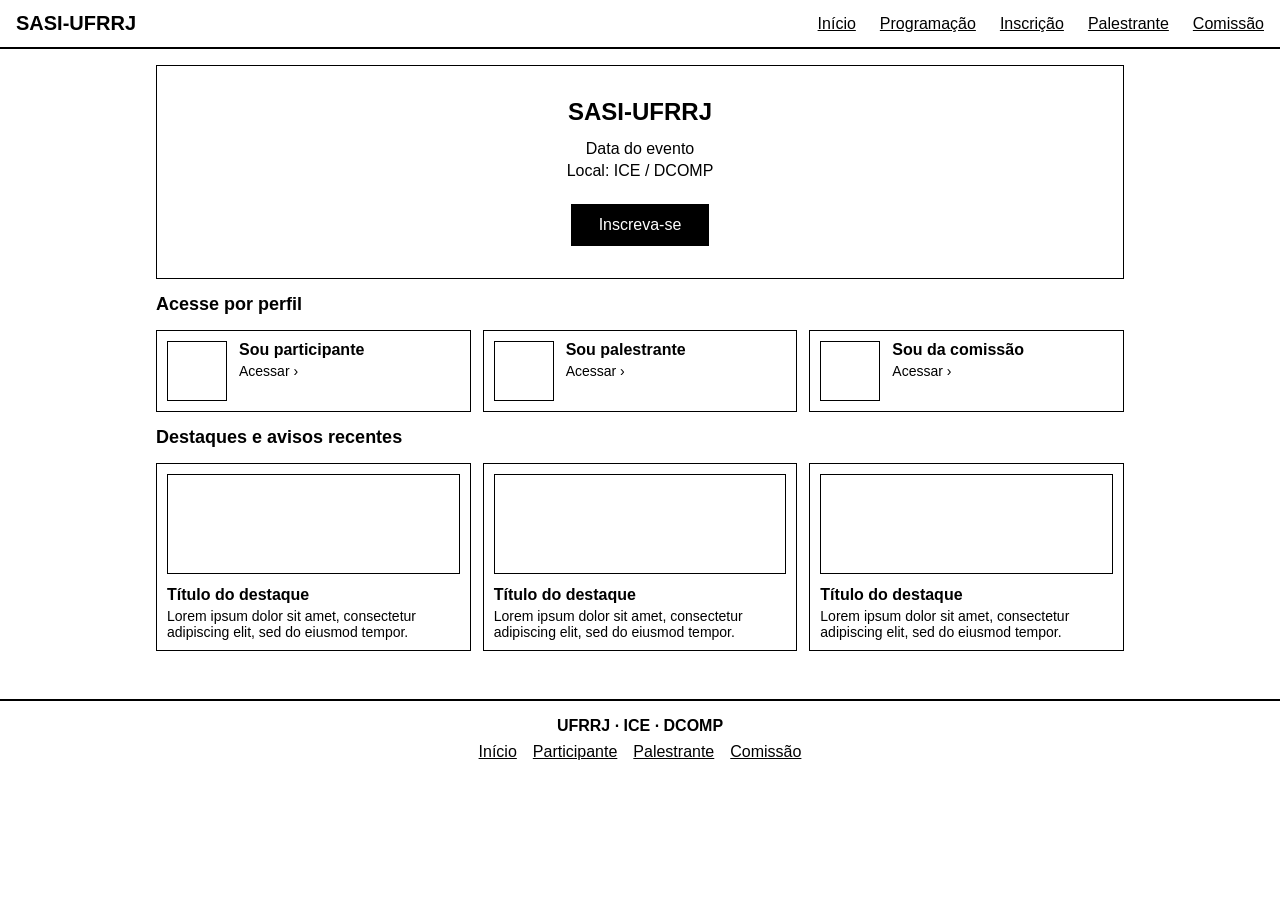
<file: index.html>
<!DOCTYPE html>
<html lang="pt-br">
<head>
  <meta charset="UTF-8">
  <meta name="viewport" content="width=device-width, initial-scale=1.0">
  <title>Início - SASI-UFRRJ</title>
  <link rel="stylesheet" href="css/estilo.css">
</head>
<body>

  <!-- ===== HEADER (copiar igual nas outras páginas) ===== -->
  <header>
    <a href="index.html" class="logo">SASI-UFRRJ</a>

    <input type="checkbox" id="menu-toggle">
    <label for="menu-toggle" class="hamburguer">&#9776;</label>

    <nav>
      <ul>
        <li><a href="index.html">Início</a></li>
        <li><a href="programacao.html">Programação</a></li>
        <li><a href="inscricao.html">Inscrição</a></li>
        <li><a href="submissao.html">Palestrante</a></li>
        <li><a href="painel-comissao.html">Comissão</a></li>
      </ul>
    </nav>
  </header>
  <!-- ===== FIM DO HEADER ===== -->

  <main>

    <section class="banner">
      <h1>SASI-UFRRJ</h1>
      <p>Data do evento</p>
      <p>Local: ICE / DCOMP</p>
      <a href="inscricao.html" class="botao">Inscreva-se</a>
    </section>

    <section>
      <h2>Acesse por perfil</h2>

      <div class="grade">
        <a href="programacao.html" class="cartao">
          <div class="img"></div>
          <div>
            <h3>Sou participante</h3>
            <p>Acessar &rsaquo;</p>
          </div>
        </a>

        <a href="submissao.html" class="cartao">
          <div class="img"></div>
          <div>
            <h3>Sou palestrante</h3>
            <p>Acessar &rsaquo;</p>
          </div>
        </a>

        <a href="painel-comissao.html" class="cartao">
          <div class="img"></div>
          <div>
            <h3>Sou da comissão</h3>
            <p>Acessar &rsaquo;</p>
          </div>
        </a>
      </div>
    </section>

    <section>
      <h2>Destaques e avisos recentes</h2>

      <div class="grade">
        <article class="cartao destaque">
          <div class="img"></div>
          <div>
            <h3>Título do destaque</h3>
            <p>Lorem ipsum dolor sit amet, consectetur adipiscing elit, sed do eiusmod tempor.</p>
          </div>
        </article>

        <article class="cartao destaque">
          <div class="img"></div>
          <div>
            <h3>Título do destaque</h3>
            <p>Lorem ipsum dolor sit amet, consectetur adipiscing elit, sed do eiusmod tempor.</p>
          </div>
        </article>

        <article class="cartao destaque">
          <div class="img"></div>
          <div>
            <h3>Título do destaque</h3>
            <p>Lorem ipsum dolor sit amet, consectetur adipiscing elit, sed do eiusmod tempor.</p>
          </div>
        </article>
      </div>
    </section>

  </main>

  <!-- ===== FOOTER (copiar igual nas outras páginas) ===== -->
  <footer>
    <p>UFRRJ &middot; ICE &middot; DCOMP</p>
    <ul>
      <li><a href="index.html">Início</a></li>
      <li><a href="programacao.html">Participante</a></li>
      <li><a href="submissao.html">Palestrante</a></li>
      <li><a href="painel-comissao.html">Comissão</a></li>
    </ul>
  </footer>
  <!-- ===== FIM DO FOOTER ===== -->

</body>
</html>
</file>
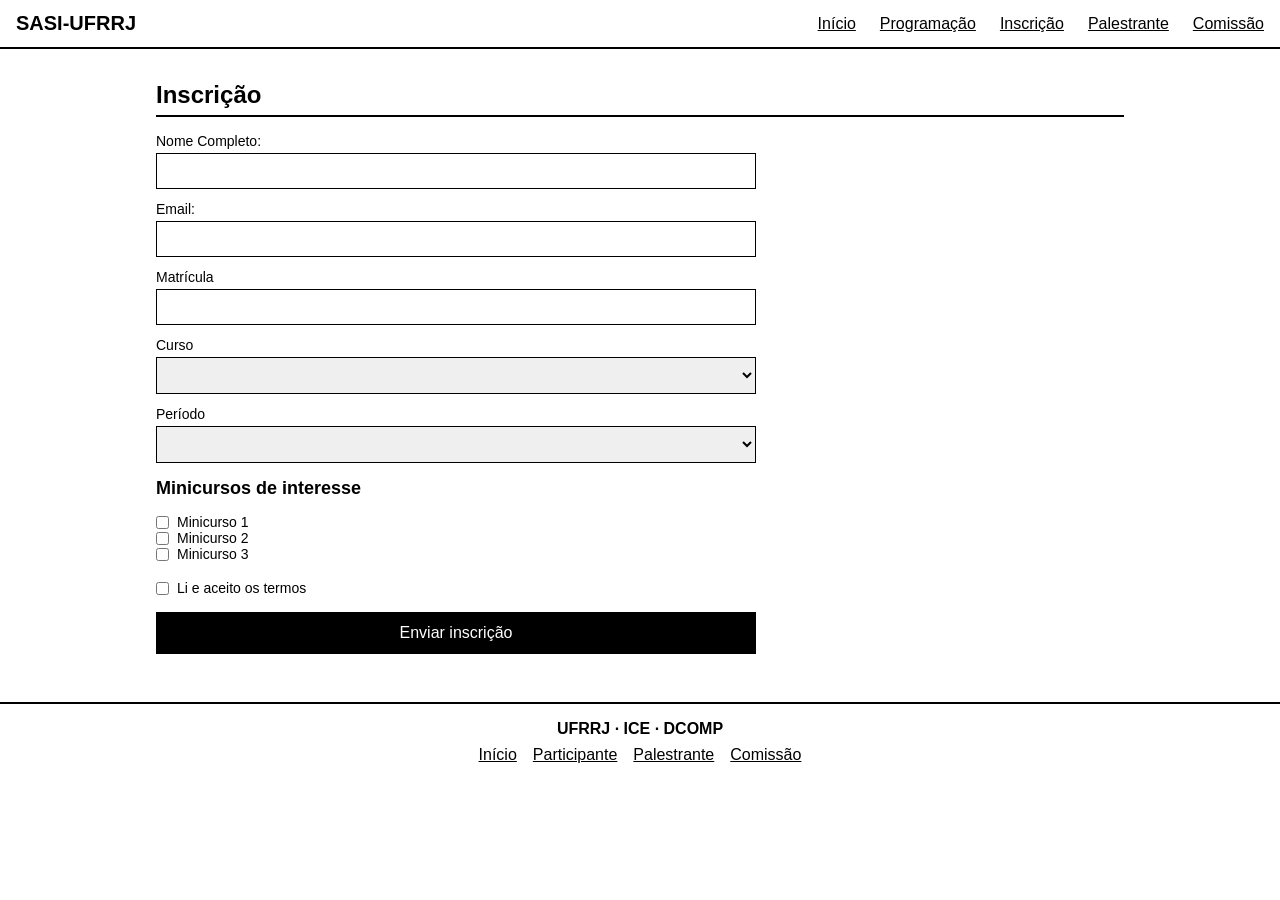
<file: inscricao.html>
<!DOCTYPE html>
<html lang="pt-br">
<head>
  <meta charset="UTF-8">
  <meta name="viewport" content="width=device-width, initial-scale=1.0">
  <title>Início - SASI-UFRRJ</title>
  <link rel="stylesheet" href="css/estilo.css">
</head>
<body>

  <!-- ===== HEADER (copiar igual nas outras páginas) ===== -->
  <header>
    <a href="index.html" class="logo">SASI-UFRRJ</a>

    <input type="checkbox" id="menu-toggle">
    <label for="menu-toggle" class="hamburguer">&#9776;</label>

    <nav>
      <ul>
        <li><a href="index.html">Início</a></li>
        <li><a href="programacao.html">Programação</a></li>
        <li><a href="inscricao.html">Inscrição</a></li>
        <li><a href="submissao.html">Palestrante</a></li>
        <li><a href="painel-comissao.html">Comissão</a></li>
      </ul>
    </nav>
  </header>
  <!-- ===== FIM DO HEADER ===== -->

    <main>
        <h1>Inscrição</h1>

        <section>
            <form action="">
                <div>
                    <label for="">Nome Completo:</label>
                    <input type="text" name="" id="">
                </div>
                <div>
                    <label for="">Email:</label>
                    <input type="email" name="" id="">
                </div>
                <div>
                    <label for="">Matrícula</label>
                    <input type="text" name="" id="">
                </div>
                <div>
                    <label for="">Curso</label>
                    <select name="curso" id="curso">
                        <option value=""></option>
                    </select>
                </div>
                <div>
                    <label for="">Período</label>
                    <select name="periodo" id="periodo">
                        <option value=""></option>
                    </select>
                </div>

                <h2>Minicursos de interesse</h2>
                <div class="checkbox-grupo">
                    <input type="checkbox" name="minicurso1" id="minicurso1">
                    <label for="minicurso1">Minicurso 1</label>
                </div>
                <div class="checkbox-grupo">
                    <input type="checkbox" name="minicurso2" id="minicurso2">
                    <label for="minicurso2">Minicurso 2</label>
                </div>
                <div class="checkbox-grupo">
                    <input type="checkbox" name="minicurso3" id="minicurso3">
                    <label for="minicurso3">Minicurso 3</label>
                </div>

                <br>

                <div class="checkbox-grupo">
                    <input type="checkbox" name="termos" id="termos">
                    <label for="termos">Li e aceito os termos</label>
                </div>

                <div>
                    <a href="" class="botao">Enviar inscrição</a>
                </div>

            </form>
        </section>



    </main>

  <!-- ===== FOOTER (copiar igual nas outras páginas) ===== -->
  <footer>
    <p>UFRRJ &middot; ICE &middot; DCOMP</p>
    <ul>
      <li><a href="index.html">Início</a></li>
      <li><a href="programacao.html">Participante</a></li>
      <li><a href="submissao.html">Palestrante</a></li>
      <li><a href="painel-comissao.html">Comissão</a></li>
    </ul>
  </footer>
  <!-- ===== FIM DO FOOTER ===== -->

</body>
</html>
</file>
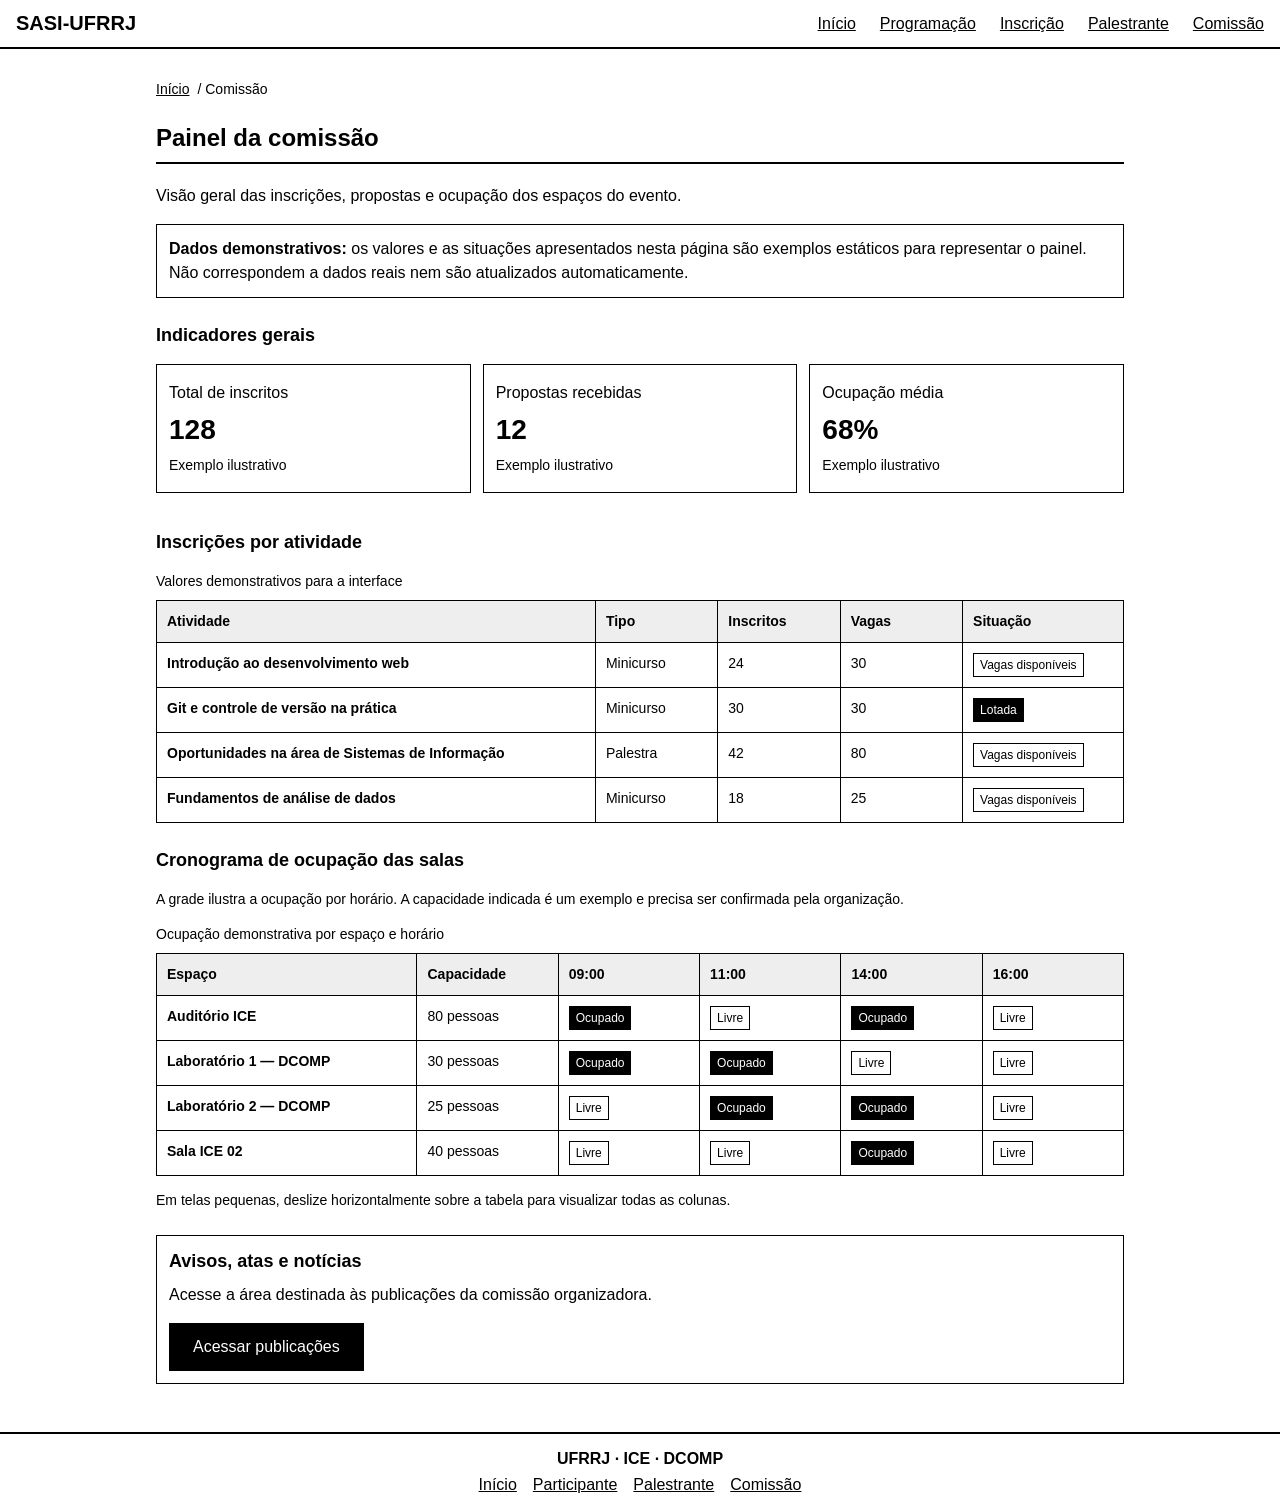
<file: painel-comissao.html>
<!DOCTYPE html>
<html lang="pt-br">
<head>
  <meta charset="UTF-8">
  <meta name="viewport" content="width=device-width, initial-scale=1.0">
  <meta name="description" content="Painel demonstrativo da comissão organizadora da SASI-UFRRJ.">
  <title>Painel da Comissão - SASI-UFRRJ</title>
  <link rel="stylesheet" href="css/estilo.css">
</head>
<body>

  <!-- Cabeçalho compartilhado com as demais páginas do portal -->
  <header>
    <a href="index.html" class="logo">SASI-UFRRJ</a>

    <input type="checkbox" id="menu-toggle">
    <label for="menu-toggle" class="hamburguer" aria-label="Abrir ou fechar o menu">&#9776;</label>

    <nav aria-label="Navegação principal">
      <ul>
        <li><a href="index.html">Início</a></li>
        <li><a href="programacao.html">Programação</a></li>
        <li><a href="inscricao.html">Inscrição</a></li>
        <li><a href="submissao.html">Palestrante</a></li>
        <li><a href="painel-comissao.html" aria-current="page">Comissão</a></li>
      </ul>
    </nav>
  </header>

  <main class="pagina painel-comissao">
    <p class="breadcrumb"><a href="index.html">Início</a> / Comissão</p>

    <section class="introducao-pagina" aria-labelledby="titulo-pagina">
      <h1 id="titulo-pagina">Painel da comissão</h1>
      <p>Visão geral das inscrições, propostas e ocupação dos espaços do evento.</p>
      <p class="aviso-demonstracao"><strong>Dados demonstrativos:</strong> os valores e as situações apresentados nesta página são exemplos estáticos para representar o painel. Não correspondem a dados reais nem são atualizados automaticamente.</p>
    </section>

    <section class="secao-painel" aria-labelledby="titulo-indicadores">
      <h2 id="titulo-indicadores">Indicadores gerais</h2>
      <div class="grade-indicadores">
        <article class="indicador">
          <p class="indicador-rotulo">Total de inscritos</p>
          <p class="indicador-valor">128</p>
          <p class="indicador-nota">Exemplo ilustrativo</p>
        </article>
        <article class="indicador">
          <p class="indicador-rotulo">Propostas recebidas</p>
          <p class="indicador-valor">12</p>
          <p class="indicador-nota">Exemplo ilustrativo</p>
        </article>
        <article class="indicador">
          <p class="indicador-rotulo">Ocupação média</p>
          <p class="indicador-valor">68%</p>
          <p class="indicador-nota">Exemplo ilustrativo</p>
        </article>
      </div>
    </section>

    <section class="secao-painel" aria-labelledby="titulo-inscricoes">
      <h2 id="titulo-inscricoes">Inscrições por atividade</h2>
      <div class="tabela-responsiva" role="region" aria-label="Tabela de inscrições por atividade" tabindex="0">
        <table class="tabela-dados">
          <caption>Valores demonstrativos para a interface</caption>
          <thead>
            <tr>
              <th scope="col">Atividade</th>
              <th scope="col">Tipo</th>
              <th scope="col">Inscritos</th>
              <th scope="col">Vagas</th>
              <th scope="col">Situação</th>
            </tr>
          </thead>
          <tbody>
            <tr>
              <th scope="row">Introdução ao desenvolvimento web</th>
              <td>Minicurso</td>
              <td>24</td>
              <td>30</td>
              <td><span class="status status-aberta">Vagas disponíveis</span></td>
            </tr>
            <tr>
              <th scope="row">Git e controle de versão na prática</th>
              <td>Minicurso</td>
              <td>30</td>
              <td>30</td>
              <td><span class="status status-lotada">Lotada</span></td>
            </tr>
            <tr>
              <th scope="row">Oportunidades na área de Sistemas de Informação</th>
              <td>Palestra</td>
              <td>42</td>
              <td>80</td>
              <td><span class="status status-aberta">Vagas disponíveis</span></td>
            </tr>
            <tr>
              <th scope="row">Fundamentos de análise de dados</th>
              <td>Minicurso</td>
              <td>18</td>
              <td>25</td>
              <td><span class="status status-aberta">Vagas disponíveis</span></td>
            </tr>
          </tbody>
        </table>
      </div>
    </section>

    <section class="secao-painel" aria-labelledby="titulo-ocupacao">
      <h2 id="titulo-ocupacao">Cronograma de ocupação das salas</h2>
      <p class="texto-apoio">A grade ilustra a ocupação por horário. A capacidade indicada é um exemplo e precisa ser confirmada pela organização.</p>
      <div class="tabela-responsiva" role="region" aria-label="Grade de ocupação das salas por horário" tabindex="0">
        <table class="tabela-dados tabela-ocupacao">
          <caption>Ocupação demonstrativa por espaço e horário</caption>
          <thead>
            <tr>
              <th scope="col">Espaço</th>
              <th scope="col">Capacidade</th>
              <th scope="col">09:00</th>
              <th scope="col">11:00</th>
              <th scope="col">14:00</th>
              <th scope="col">16:00</th>
            </tr>
          </thead>
          <tbody>
            <tr>
              <th scope="row">Auditório ICE</th>
              <td>80 pessoas</td>
              <td><span class="status status-ocupada">Ocupado</span></td>
              <td><span class="status status-livre">Livre</span></td>
              <td><span class="status status-ocupada">Ocupado</span></td>
              <td><span class="status status-livre">Livre</span></td>
            </tr>
            <tr>
              <th scope="row">Laboratório 1 — DCOMP</th>
              <td>30 pessoas</td>
              <td><span class="status status-ocupada">Ocupado</span></td>
              <td><span class="status status-ocupada">Ocupado</span></td>
              <td><span class="status status-livre">Livre</span></td>
              <td><span class="status status-livre">Livre</span></td>
            </tr>
            <tr>
              <th scope="row">Laboratório 2 — DCOMP</th>
              <td>25 pessoas</td>
              <td><span class="status status-livre">Livre</span></td>
              <td><span class="status status-ocupada">Ocupado</span></td>
              <td><span class="status status-ocupada">Ocupado</span></td>
              <td><span class="status status-livre">Livre</span></td>
            </tr>
            <tr>
              <th scope="row">Sala ICE 02</th>
              <td>40 pessoas</td>
              <td><span class="status status-livre">Livre</span></td>
              <td><span class="status status-livre">Livre</span></td>
              <td><span class="status status-ocupada">Ocupado</span></td>
              <td><span class="status status-livre">Livre</span></td>
            </tr>
          </tbody>
        </table>
      </div>
      <p class="nota-tabela">Em telas pequenas, deslize horizontalmente sobre a tabela para visualizar todas as colunas.</p>
    </section>

    <section class="atalho-publicacoes" aria-labelledby="titulo-publicacoes">
      <div>
        <h2 id="titulo-publicacoes">Avisos, atas e notícias</h2>
        <p>Acesse a área destinada às publicações da comissão organizadora.</p>
      </div>
      <a class="botao link-publicacoes" href="publicacoes.html">Acessar publicações</a>
    </section>
  </main>

  <!-- Rodapé compartilhado com as demais páginas do portal -->
  <footer>
    <p>UFRRJ &middot; ICE &middot; DCOMP</p>
    <ul>
      <li><a href="index.html">Início</a></li>
      <li><a href="programacao.html">Participante</a></li>
      <li><a href="submissao.html">Palestrante</a></li>
      <li><a href="painel-comissao.html">Comissão</a></li>
    </ul>
  </footer>

</body>
</html>
</file>
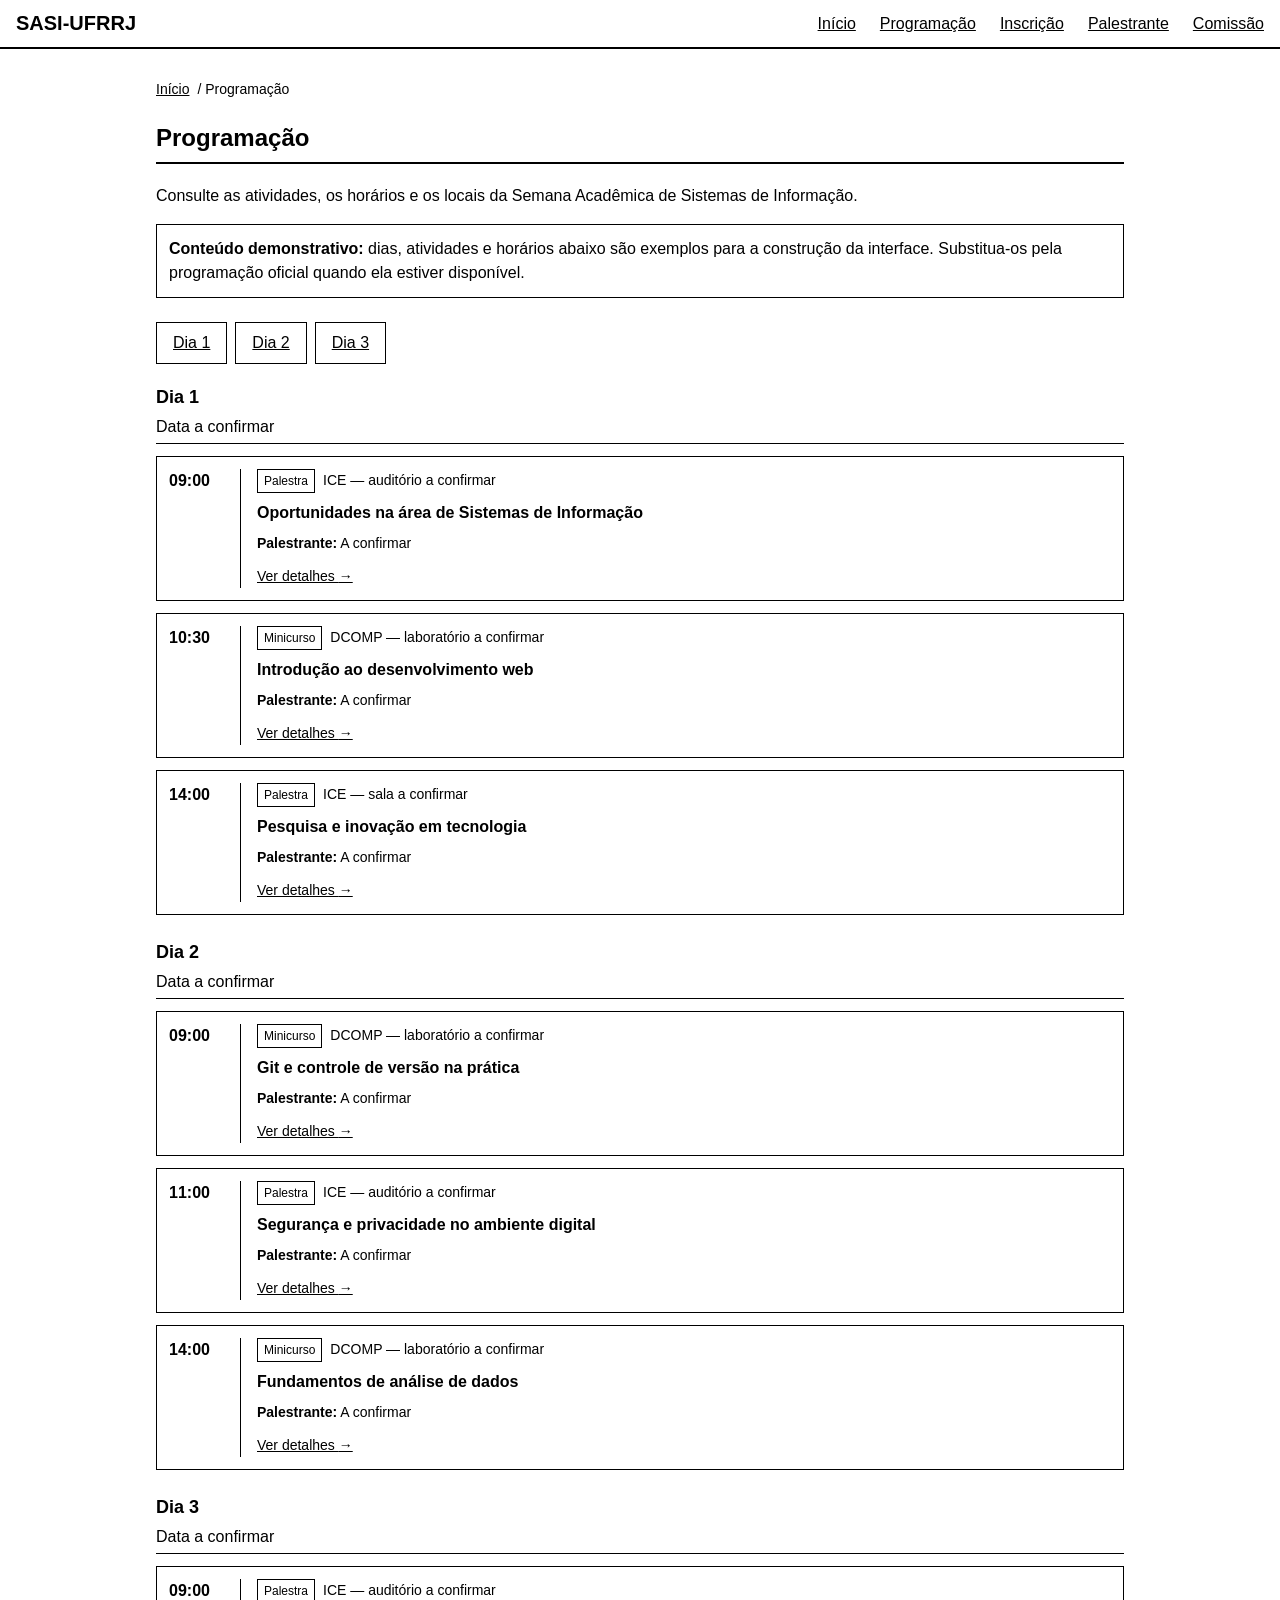
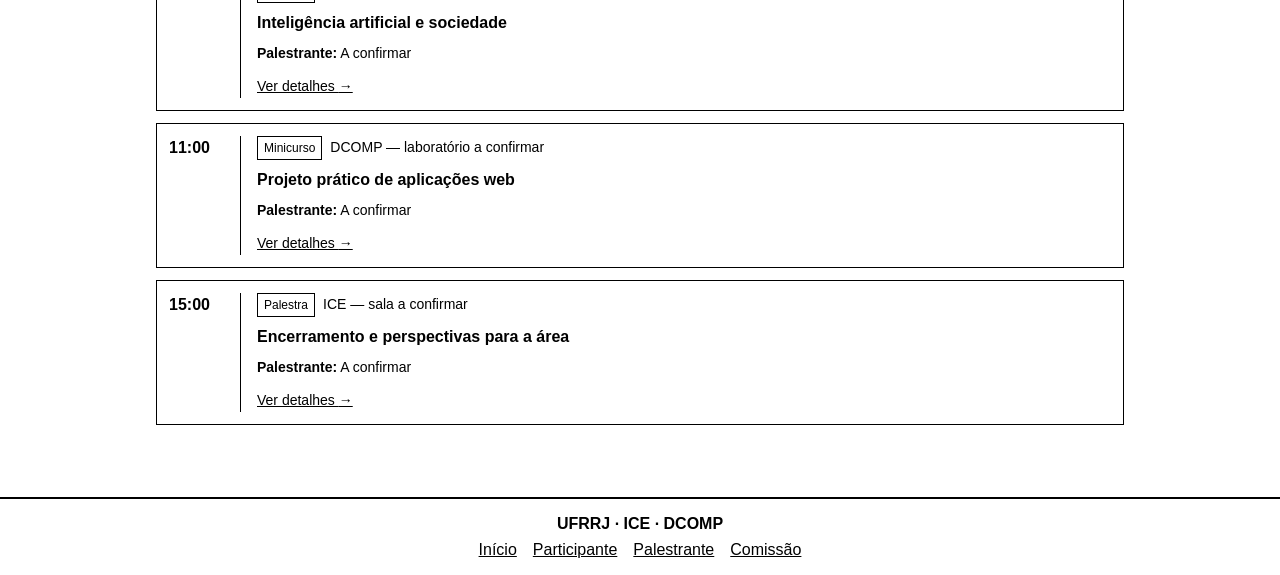
<file: programacao.html>
<!DOCTYPE html>
<html lang="pt-br">
<head>
  <meta charset="UTF-8">
  <meta name="viewport" content="width=device-width, initial-scale=1.0">
  <meta name="description" content="Consulte a programação da Semana Acadêmica de Sistemas de Informação da UFRRJ.">
  <title>Programação - SASI-UFRRJ</title>
  <link rel="stylesheet" href="css/estilo.css">
</head>
<body>

  <!-- Cabeçalho compartilhado com as demais páginas do portal -->
  <header>
    <a href="index.html" class="logo">SASI-UFRRJ</a>

    <input type="checkbox" id="menu-toggle">
    <label for="menu-toggle" class="hamburguer" aria-label="Abrir ou fechar o menu">&#9776;</label>

    <nav aria-label="Navegação principal">
      <ul>
        <li><a href="index.html">Início</a></li>
        <li><a href="programacao.html" aria-current="page">Programação</a></li>
        <li><a href="inscricao.html">Inscrição</a></li>
        <li><a href="submissao.html">Palestrante</a></li>
        <li><a href="painel-comissao.html">Comissão</a></li>
      </ul>
    </nav>
  </header>

  <main class="pagina pagina-programacao">
    <p class="breadcrumb"><a href="index.html">Início</a> / Programação</p>

    <section class="introducao-pagina" aria-labelledby="titulo-pagina">
      <h1 id="titulo-pagina">Programação</h1>
      <p>Consulte as atividades, os horários e os locais da Semana Acadêmica de Sistemas de Informação.</p>
      <p class="aviso-demonstracao"><strong>Conteúdo demonstrativo:</strong> dias, atividades e horários abaixo são exemplos para a construção da interface. Substitua-os pela programação oficial quando ela estiver disponível.</p>
    </section>

    <nav class="navegacao-dias" aria-label="Ir para um dia da programação">
      <a href="#dia-1">Dia 1</a>
      <a href="#dia-2">Dia 2</a>
      <a href="#dia-3">Dia 3</a>
    </nav>

    <section id="dia-1" class="dia-programacao" aria-labelledby="titulo-dia-1">
      <div class="titulo-dia">
        <h2 id="titulo-dia-1">Dia 1</h2>
        <p>Data a confirmar</p>
      </div>

      <article class="atividade-cartao">
        <div class="atividade-horario"><time datetime="09:00">09:00</time></div>
        <div class="atividade-conteudo">
          <div class="atividade-etiquetas"><span class="etiqueta">Palestra</span><span class="atividade-local">ICE — auditório a confirmar</span></div>
          <h3>Oportunidades na área de Sistemas de Informação</h3>
          <p><strong>Palestrante:</strong> A confirmar</p>
          <a class="link-detalhes" href="detalhes-palestra.html">Ver detalhes <span aria-hidden="true">&rarr;</span></a>
        </div>
      </article>

      <article class="atividade-cartao">
        <div class="atividade-horario"><time datetime="10:30">10:30</time></div>
        <div class="atividade-conteudo">
          <div class="atividade-etiquetas"><span class="etiqueta">Minicurso</span><span class="atividade-local">DCOMP — laboratório a confirmar</span></div>
          <h3>Introdução ao desenvolvimento web</h3>
          <p><strong>Palestrante:</strong> A confirmar</p>
          <a class="link-detalhes" href="detalhes-palestra.html">Ver detalhes <span aria-hidden="true">&rarr;</span></a>
        </div>
      </article>

      <article class="atividade-cartao">
        <div class="atividade-horario"><time datetime="14:00">14:00</time></div>
        <div class="atividade-conteudo">
          <div class="atividade-etiquetas"><span class="etiqueta">Palestra</span><span class="atividade-local">ICE — sala a confirmar</span></div>
          <h3>Pesquisa e inovação em tecnologia</h3>
          <p><strong>Palestrante:</strong> A confirmar</p>
          <a class="link-detalhes" href="detalhes-palestra.html">Ver detalhes <span aria-hidden="true">&rarr;</span></a>
        </div>
      </article>
    </section>

    <section id="dia-2" class="dia-programacao" aria-labelledby="titulo-dia-2">
      <div class="titulo-dia">
        <h2 id="titulo-dia-2">Dia 2</h2>
        <p>Data a confirmar</p>
      </div>

      <article class="atividade-cartao">
        <div class="atividade-horario"><time datetime="09:00">09:00</time></div>
        <div class="atividade-conteudo">
          <div class="atividade-etiquetas"><span class="etiqueta">Minicurso</span><span class="atividade-local">DCOMP — laboratório a confirmar</span></div>
          <h3>Git e controle de versão na prática</h3>
          <p><strong>Palestrante:</strong> A confirmar</p>
          <a class="link-detalhes" href="detalhes-palestra.html">Ver detalhes <span aria-hidden="true">&rarr;</span></a>
        </div>
      </article>

      <article class="atividade-cartao">
        <div class="atividade-horario"><time datetime="11:00">11:00</time></div>
        <div class="atividade-conteudo">
          <div class="atividade-etiquetas"><span class="etiqueta">Palestra</span><span class="atividade-local">ICE — auditório a confirmar</span></div>
          <h3>Segurança e privacidade no ambiente digital</h3>
          <p><strong>Palestrante:</strong> A confirmar</p>
          <a class="link-detalhes" href="detalhes-palestra.html">Ver detalhes <span aria-hidden="true">&rarr;</span></a>
        </div>
      </article>

      <article class="atividade-cartao">
        <div class="atividade-horario"><time datetime="14:00">14:00</time></div>
        <div class="atividade-conteudo">
          <div class="atividade-etiquetas"><span class="etiqueta">Minicurso</span><span class="atividade-local">DCOMP — laboratório a confirmar</span></div>
          <h3>Fundamentos de análise de dados</h3>
          <p><strong>Palestrante:</strong> A confirmar</p>
          <a class="link-detalhes" href="detalhes-palestra.html">Ver detalhes <span aria-hidden="true">&rarr;</span></a>
        </div>
      </article>
    </section>

    <section id="dia-3" class="dia-programacao" aria-labelledby="titulo-dia-3">
      <div class="titulo-dia">
        <h2 id="titulo-dia-3">Dia 3</h2>
        <p>Data a confirmar</p>
      </div>

      <article class="atividade-cartao">
        <div class="atividade-horario"><time datetime="09:00">09:00</time></div>
        <div class="atividade-conteudo">
          <div class="atividade-etiquetas"><span class="etiqueta">Palestra</span><span class="atividade-local">ICE — auditório a confirmar</span></div>
          <h3>Inteligência artificial e sociedade</h3>
          <p><strong>Palestrante:</strong> A confirmar</p>
          <a class="link-detalhes" href="detalhes-palestra.html">Ver detalhes <span aria-hidden="true">&rarr;</span></a>
        </div>
      </article>

      <article class="atividade-cartao">
        <div class="atividade-horario"><time datetime="11:00">11:00</time></div>
        <div class="atividade-conteudo">
          <div class="atividade-etiquetas"><span class="etiqueta">Minicurso</span><span class="atividade-local">DCOMP — laboratório a confirmar</span></div>
          <h3>Projeto prático de aplicações web</h3>
          <p><strong>Palestrante:</strong> A confirmar</p>
          <a class="link-detalhes" href="detalhes-palestra.html">Ver detalhes <span aria-hidden="true">&rarr;</span></a>
        </div>
      </article>

      <article class="atividade-cartao">
        <div class="atividade-horario"><time datetime="15:00">15:00</time></div>
        <div class="atividade-conteudo">
          <div class="atividade-etiquetas"><span class="etiqueta">Palestra</span><span class="atividade-local">ICE — sala a confirmar</span></div>
          <h3>Encerramento e perspectivas para a área</h3>
          <p><strong>Palestrante:</strong> A confirmar</p>
          <a class="link-detalhes" href="detalhes-palestra.html">Ver detalhes <span aria-hidden="true">&rarr;</span></a>
        </div>
      </article>
    </section>
  </main>

  <!-- Rodapé compartilhado com as demais páginas do portal -->
  <footer>
    <p>UFRRJ &middot; ICE &middot; DCOMP</p>
    <ul>
      <li><a href="index.html">Início</a></li>
      <li><a href="programacao.html">Participante</a></li>
      <li><a href="submissao.html">Palestrante</a></li>
      <li><a href="painel-comissao.html">Comissão</a></li>
    </ul>
  </footer>

</body>
</html>
</file>
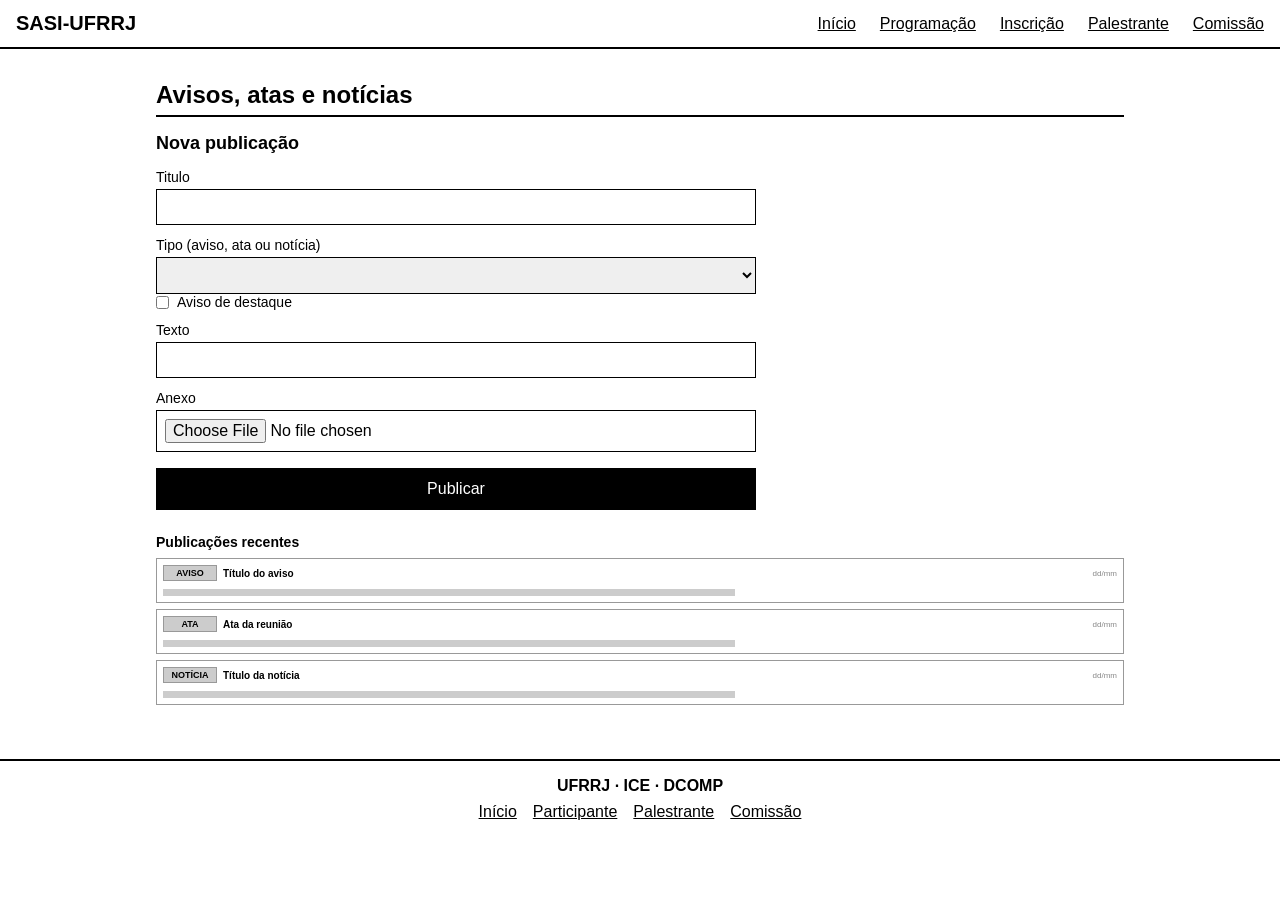
<file: publicacoes.html>
<!DOCTYPE html>
<html lang="pt-br">
<head>
  <meta charset="UTF-8">
  <meta name="viewport" content="width=device-width, initial-scale=1.0">
  <title>Início - SASI-UFRRJ</title>
  <link rel="stylesheet" href="css/estilo.css">
</head>
<body>

  <!-- ===== HEADER (copiar igual nas outras páginas) ===== -->
  <header>
    <a href="index.html" class="logo">SASI-UFRRJ</a>

    <input type="checkbox" id="menu-toggle">
    <label for="menu-toggle" class="hamburguer">&#9776;</label>

    <nav>
      <ul>
        <li><a href="index.html">Início</a></li>
        <li><a href="programacao.html">Programação</a></li>
        <li><a href="inscricao.html">Inscrição</a></li>
        <li><a href="submissao.html">Palestrante</a></li>
        <li><a href="painel-comissao.html">Comissão</a></li>
      </ul>
    </nav>
  </header>
  <!-- ===== FIM DO HEADER ===== -->

  <main>

    <h1>Avisos, atas e notícias</h1>
    <section>
        <h2>Nova publicação</h2>
        <form action="">

            <div>
                <label for="">Titulo</label>
                <input type="text" name="" id="">
            </div>

            <div>
                <label for="">Tipo (aviso, ata ou notícia)</label>
                <select name="tipo" id="tipo">
                    <option value=""></option>
                    <option value="aviso">Aviso</option>
                    <option value="ata">Ata</option>
                    <option value="noticia">Notícia</option>
                </select>
            </div>

            <div class="checkbox-grupo">
                <input type="checkbox" name="destaque" id="destaque">
                <label for="destaque">Aviso de destaque</label>
            </div>

            <div>
                <label for="">Texto</label>
                <input type="text" name="" id="">
            </div>

            <div>
                <label for="">Anexo</label>
                <input type="file" name="anexo" id="anexo" lang="pt-BR" >
                <a href="" class="botao">Publicar</a>
            </div>

        </form>
    </section>


    <section class="publicacoes-recentes">
        <h2>Publicações recentes</h2>

        <article class="cartao-publicacao">
            <div class="linha-publicacao">
                <span class="tipo-publicacao">AVISO</span>
                <h3>Título do aviso</h3>
                <time datetime="2026-10-23">dd/mm</time>
            </div>
            <p class="resumo-publicacao"></p>
        </article>

        <article class="cartao-publicacao">
            <div class="linha-publicacao">
                <span class="tipo-publicacao">ATA</span>
                <h3>Ata da reunião</h3>
                <time datetime="2026-10-23">dd/mm</time>
            </div>
            <p class="resumo-publicacao"></p>
        </article>

        <article class="cartao-publicacao">
            <div class="linha-publicacao">
                <span class="tipo-publicacao">NOTÍCIA</span>
                <h3>Título da notícia</h3>
                <time datetime="2026-10-23">dd/mm</time>
            </div>
            <p class="resumo-publicacao"></p>
        </article>
    </section>
  </main>

  <!-- ===== FOOTER (copiar igual nas outras páginas) ===== -->
  <footer>
    <p>UFRRJ &middot; ICE &middot; DCOMP</p>
    <ul>
      <li><a href="index.html">Início</a></li>
      <li><a href="programacao.html">Participante</a></li>
      <li><a href="submissao.html">Palestrante</a></li>
      <li><a href="painel-comissao.html">Comissão</a></li>
    </ul>
  </footer>
  <!-- ===== FIM DO FOOTER ===== -->

</body>
</html>
</file>
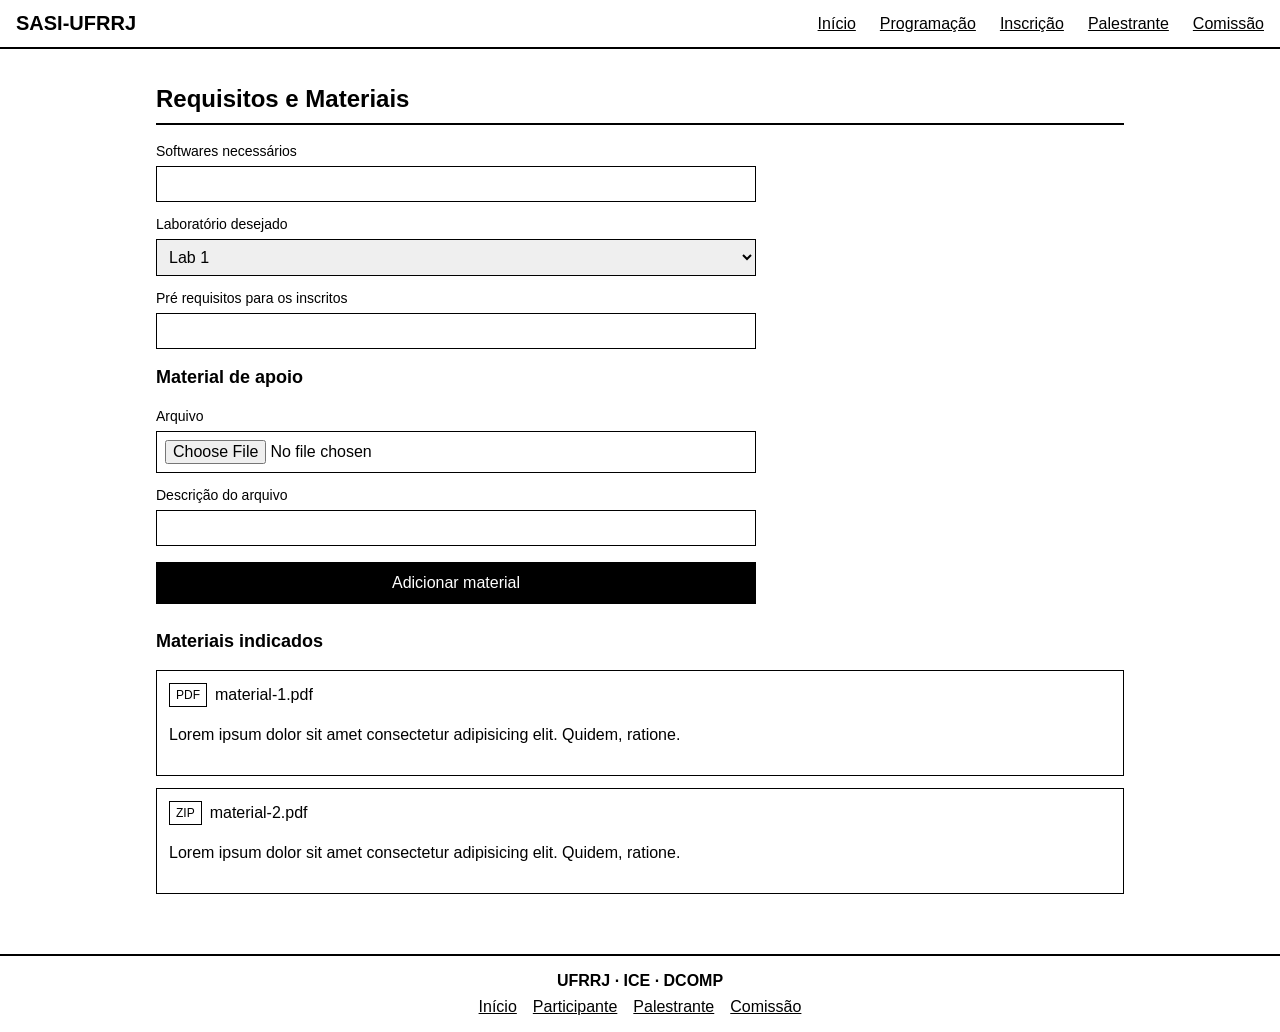
<file: requisitos-materiais.html>
<!DOCTYPE html>
<html lang="pt-br">

<head>
    <meta charset="UTF-8">
    <link rel="stylesheet" href="css/estilo.css">
    <meta name="viewport" content="width=device-width, initial-scale=1.0">
    <title>Requisitos e materiais - SASI-UFRRJ</title>
</head>

<body>

  <header>
    <a href="index.html" class="logo">SASI-UFRRJ</a>

    <input type="checkbox" id="menu-toggle">
    <label for="menu-toggle" class="hamburguer">&#9776;</label>

    <nav>
      <ul>
        <li><a href="index.html">Início</a></li>
        <li><a href="programacao.html">Programação</a></li>
        <li><a href="inscricao.html">Inscrição</a></li>
        <li><a href="submissao.html">Palestrante</a></li>
        <li><a href="painel-comissao.html">Comissão</a></li>
      </ul>
    </nav>
  </header>

    <main class="pagina pagina-materiais">
    <h1>
        Requisitos e Materiais
    </h1>

    <form>
    <label for="softwares">Softwares necessários</label>
    <input class="software-input" type="text" id="softwares" name="softwares">

    <label for="laboratorio">Laboratório desejado</label>
    <select name="laboratorio" id="laboratorio">
        <option value="lab1">Lab 1</option>
        <option value="lab2">Lab 2</option>
        <option value="lab3">Lab 3</option>
    </select>

    <label for="pre-requisitos">Pré requisitos para os inscritos</label>
    <input class="software-input" type="text" id="pre-requisitos" name="pre-requisitos">

    <h2>Material de apoio</h2>

    <label for="arquivo">Arquivo</label>
    <input type="file" id="arquivo" name="arquivo">

    <label for="descricao-arquivo">Descrição do arquivo</label>
    <input type="text" id="descricao-arquivo" name="descricao-arquivo">

    <button type="button" class="botao">Adicionar material</button>
    </form>

    <section class="materiais-indicados">
    <h2>Materiais indicados</h2>
    <div class="material-cartao">
        <div class="material-cabecalho">
            <p class="material-tipo">PDF</p>
            <p>material-1.pdf</p>
        </div>
        <p>Lorem ipsum dolor sit amet consectetur adipisicing elit. Quidem, ratione.</p>
    </div>
    <div class="material-cartao">
        <div class="material-cabecalho">
            <p class="material-tipo">ZIP</p>
            <p>material-2.pdf</p>
        </div>
        <p>Lorem ipsum dolor sit amet consectetur adipisicing elit. Quidem, ratione.</p>
    </div>
    </section>
    </main>
  <footer>
    <p>UFRRJ &middot; ICE &middot; DCOMP</p>
    <ul>
      <li><a href="index.html">Início</a></li>
      <li><a href="programacao.html">Participante</a></li>
      <li><a href="submissao.html">Palestrante</a></li>
      <li><a href="painel-comissao.html">Comissão</a></li>
    </ul>
  </footer>
</body>

</html>
</file>
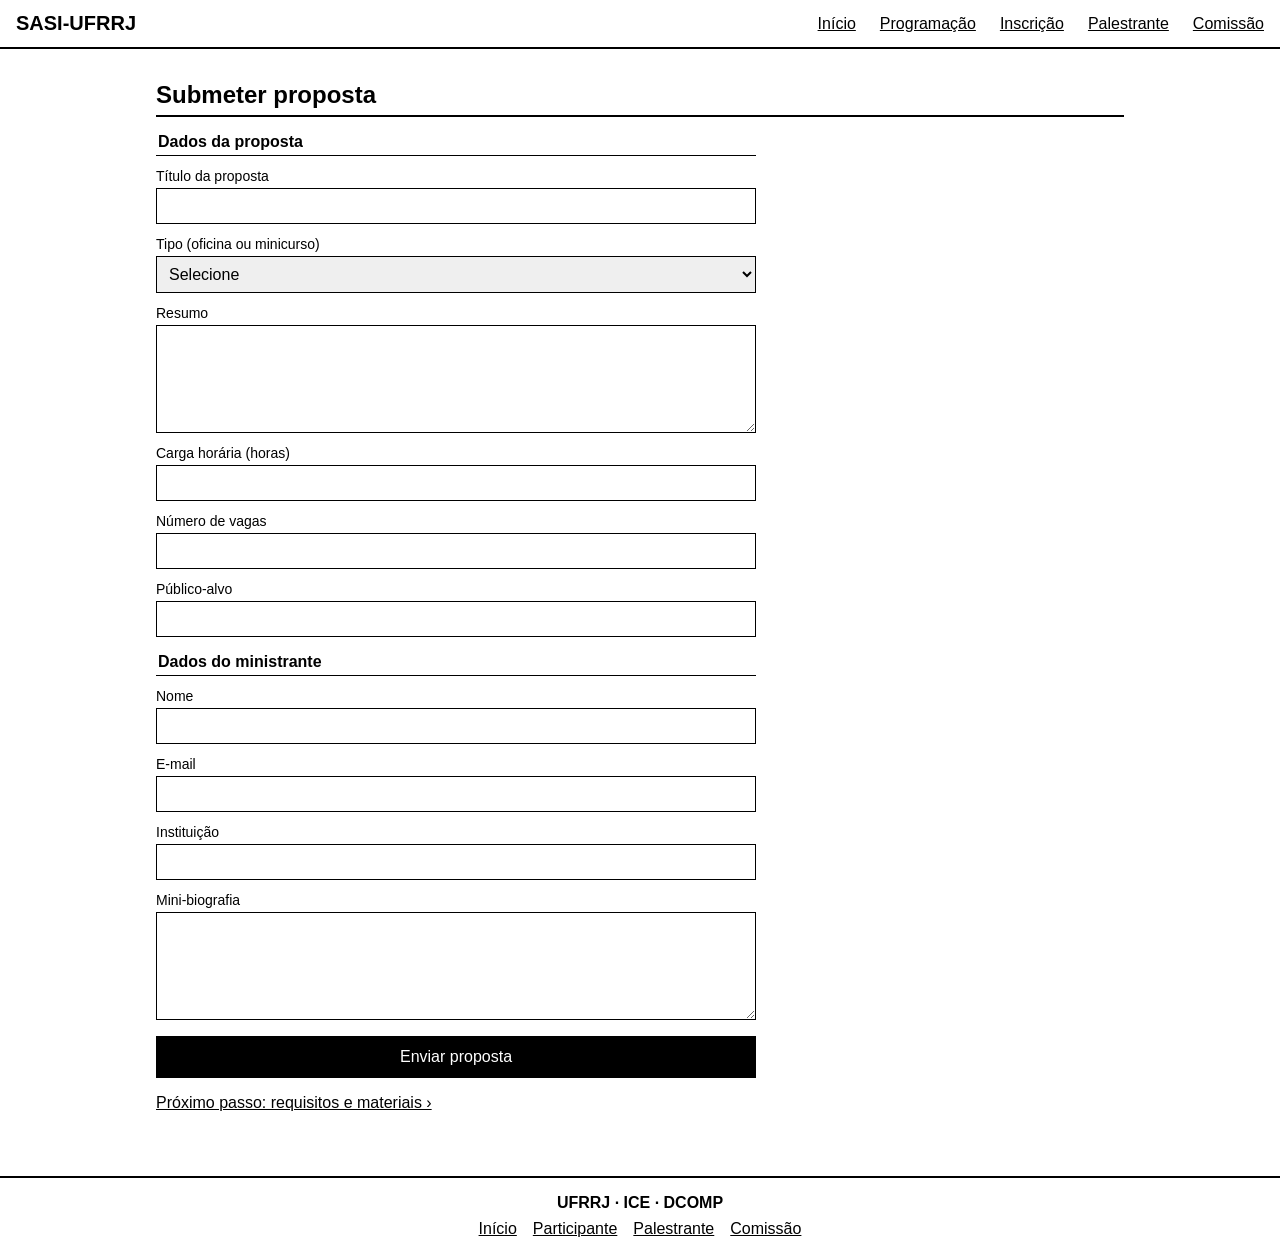
<file: submissao.html>
<!DOCTYPE html>
<html lang="pt-br">
<head>
  <meta charset="UTF-8">
  <meta name="viewport" content="width=device-width, initial-scale=1.0">
  <title>Submeter proposta - SASI-UFRRJ</title>
  <link rel="stylesheet" href="css/estilo.css">
</head>
<body>


  <header>
    <a href="index.html" class="logo">SASI-UFRRJ</a>

    <input type="checkbox" id="menu-toggle">
    <label for="menu-toggle" class="hamburguer">&#9776;</label>

    <nav>
      <ul>
        <li><a href="index.html">Início</a></li>
        <li><a href="programacao.html">Programação</a></li>
        <li><a href="inscricao.html">Inscrição</a></li>
        <li><a href="submissao.html">Palestrante</a></li>
        <li><a href="painel-comissao.html">Comissão</a></li>
      </ul>
    </nav>
  </header>

  <main>
    <h1>Submeter proposta</h1>

    <form method="post">

      <fieldset>
        <legend>Dados da proposta</legend>

        <label for="titulo">Título da proposta</label>
        <input type="text" id="titulo" name="titulo" required>

        <label for="tipo">Tipo (oficina ou minicurso)</label>
        <select id="tipo" name="tipo" required>
          <option value="">Selecione</option>
          <option value="oficina">Oficina</option>
          <option value="minicurso">Minicurso</option>
        </select>

        <label for="resumo">Resumo</label>
        <textarea id="resumo" name="resumo" rows="5" required></textarea>

        <label for="carga-horaria">Carga horária (horas)</label>
        <input type="number" id="carga-horaria" name="carga-horaria" min="1" required>

        <label for="vagas">Número de vagas</label>
        <input type="number" id="vagas" name="vagas" min="1" required>

        <label for="publico">Público-alvo</label>
        <input type="text" id="publico" name="publico">
      </fieldset>

      <fieldset>
        <legend>Dados do ministrante</legend>

        <label for="nome">Nome</label>
        <input type="text" id="nome" name="nome" required>

        <label for="email">E-mail</label>
        <input type="email" id="email" name="email" required>

        <label for="instituicao">Instituição</label>
        <input type="text" id="instituicao" name="instituicao">

        <label for="minibio">Mini-biografia</label>
        <textarea id="minibio" name="minibio" rows="5"></textarea>
      </fieldset>

      <button type="submit" class="botao">Enviar proposta</button>
    </form>

    <p><a href="requisitos-materiais.html">Próximo passo: requisitos e materiais &rsaquo;</a></p>
  </main>

  <!-- ===== FOOTER (copiar igual nas outras páginas) ===== -->
  <footer>
    <p>UFRRJ &middot; ICE &middot; DCOMP</p>
    <ul>
      <li><a href="index.html">Início</a></li>
      <li><a href="programacao.html">Participante</a></li>
      <li><a href="submissao.html">Palestrante</a></li>
      <li><a href="painel-comissao.html">Comissão</a></li>
    </ul>
  </footer>
  <!-- ===== FIM DO FOOTER ===== -->

</body>
</html>
</file>
<file: css/estilo.css>
/* o que está fora do @media é pensado no iphnoe 17  */

* {
  box-sizing: border-box;
}

body {
  font-family: Arial, sans-serif;
  margin: 0;
  color: #000;
  background: #fff;
}

a {
  color: #000;
}

main {
  padding: 16px;
  max-width: 1000px;
  margin: 0 auto;
}

h1 {
  font-size: 24px;
  border-bottom: 2px solid #000;
  padding-bottom: 6px;
}

h2 {
  font-size: 18px;
}

/* header */

header {
  border-bottom: 2px solid #000;
  padding: 12px 16px;
  display: flex;
  justify-content: space-between;
  align-items: center;
  flex-wrap: wrap;
}

.logo {
  font-weight: bold;
  font-size: 20px;
  text-decoration: none;
}

/* menu hamburguer só com CSS (checkbox escondido) */
#menu-toggle {
  display: none;
}

.hamburguer {
  font-size: 28px;
  cursor: pointer;
}

nav {
  display: none;
  width: 100%;
}

#menu-toggle:checked ~ nav {
  display: block;
}

nav ul {
  list-style: none;
  margin: 8px 0 0 0;
  padding: 0;
}

nav a {
  display: block;
  padding: 10px 0;
  border-top: 1px solid #000;
}

/* footer */

footer {
  border-top: 2px solid #000;
  padding: 16px;
  text-align: center;
  margin-top: 32px;
}

footer p {
  margin: 0;
  font-weight: bold;
}

footer ul {
  list-style: none;
  margin: 8px 0 0 0;
  padding: 0;
  display: flex;
  justify-content: center;
  flex-wrap: wrap;
  gap: 16px;
}

/* imgs botoes e ertc*/

.botao {
  display: block;
  width: 100%;
  background: #000;
  color: #fff;
  border: none;
  padding: 12px;
  font-size: 16px;
  text-align: center;
  text-decoration: none;
  margin-top: 16px;
  cursor: pointer;
}

.img {
  border: 1px solid #000;
  width: 60px;
  height: 60px;
  flex-shrink: 0;
}

.cartao {
  display: flex;
  gap: 12px;
  color: #000;
  border: 1px solid #000;
  padding: 10px;
  margin-bottom: 12px;
  text-decoration: none;
}

.cartao h3 {
  margin: 0 0 4px 0;
  font-size: 16px;
}

.cartao p {
  margin: 0;
  font-size: 14px;
}

/* home */

.banner {
  border: 1px solid #000;
  padding: 32px 16px;
  text-align: center;
}

.banner h1 {
  border: none;
  margin: 0 0 8px 0;
}

.banner p {
  margin: 4px 0;
}

.banner .botao {
  display: inline-block;
  width: auto;
  padding: 12px 28px;
  margin-top: 20px;
}

/* Página de publicações */

.publicacoes-recentes {
  margin-top: 32px;
}

.publicacoes-recentes .cartao-publicacao {
  border: 1px solid #000;
  padding: 12px;
  margin-bottom: 12px;
}

.publicacoes-recentes .cartao-publicacao h3 {
  margin: 8px 0;
  font-size: 16px;
}

.publicacoes-recentes .cartao-publicacao time {
  font-size: 12px;
}

.publicacoes-recentes .cartao-publicacao p {
  margin: 8px 0 0;
  font-size: 14px;
}


/* Publicações recentes — estilos exclusivos da página */

.publicacoes-recentes {
  margin-top: 24px;
}

.publicacoes-recentes > h2 {
  font-size: 14px;
  margin-bottom: 8px;
}

.publicacoes-recentes .cartao-publicacao {
  border: 1px solid #999;
  padding: 6px;
  margin-bottom: 6px;
}

.publicacoes-recentes .linha-publicacao {
  display: flex;
  align-items: center;
  gap: 6px;
  min-width: 0;
}

.publicacoes-recentes .tipo-publicacao {
  display: inline-block;
  flex-shrink: 0;
  width: 54px;
  padding: 2px;
  background: #ccc;
  border: 1px solid #999;
  text-align: center;
  font-size: 9px;
  font-weight: bold;
}

.publicacoes-recentes .linha-publicacao h3 {
  flex: 1;
  min-width: 0;
  margin: 0;
  font-size: 10px;
}

.publicacoes-recentes .linha-publicacao time {
  flex-shrink: 0;
  font-size: 8px;
  color: #888;
}

.publicacoes-recentes .resumo-publicacao {
  width: 60%;
  height: 7px;
  overflow: hidden;
  margin: 6px 0 0;
  background: #ccc;
  font-size: 0;
}


/* forms */

fieldset {
  border: none;
  padding: 0;
  margin: 0 0 16px 0;
}

legend {
  font-weight: bold;
  width: 100%;
  border-bottom: 1px solid #000;
  padding-bottom: 4px;
}

label {
  display: block;
  margin-top: 12px;
  font-size: 14px;
}

input,
select,
textarea {
  display: block;
  width: 100%;
  margin-top: 4px;
  padding: 8px;
  font-size: 16px;
  font-family: inherit;
  border: 1px solid #000;
}

.checkbox-grupo {
  display: flex;
  align-items: center;
  gap: 8px;
}

.checkbox-grupo input {
  display: inline-block;
  width: auto;
  margin: 0;
}

.checkbox-grupo label {
  display: inline;
  margin: 0;
}

/* dsktp*/

@media (min-width: 768px) {
  .hamburguer {
    display: none;
  }

  nav {
    display: block;
    width: auto;
  }

  nav ul {
    display: flex;
    gap: 24px;
    margin: 0;
  }

  nav a {
    padding: 0;
    border-top: none;
  }

  .grade {
    display: grid;
    grid-template-columns: repeat(3, 1fr);
    gap: 12px;
  }

  .grade .cartao {
    margin-bottom: 0;
  }

  .destaque {
    flex-direction: column;
  }

  .destaque .img {
    width: 100%;
    height: 100px;
  }

  form {
    max-width: 600px;
  }
}

/* Complementos ao estilo básico compartilhado pelas páginas do portal. */

.pagina {
  line-height: 1.5;
  overflow-wrap: anywhere;
}

.breadcrumb {
  display: flex;
  flex-wrap: wrap;
  align-items: center;
  gap: 8px;
  font-size: 14px;
}

.breadcrumb p {
  margin: 0;
}

.introducao-pagina,
.dia-programacao,
.secao-painel {
  margin-bottom: 24px;
}

.aviso-demonstracao,
.atalho-publicacoes {
  border: 1px solid #000;
  padding: 12px;
}

/* Esta navegação deve ficar visível também no celular. */
.navegacao-dias {
  display: flex;
  width: 100%;
  flex-wrap: wrap;
  gap: 8px;
  margin: 20px 0;
}

.navegacao-dias a {
  border: 1px solid #000;
  padding: 8px 16px;
  text-align: center;
}

.titulo-dia {
  border-bottom: 1px solid #000;
  margin-bottom: 12px;
}

.titulo-dia h2,
.titulo-dia p {
  margin: 4px 0;
}

.atividade-cartao,
.indicador,
.detail-card,
.guest,
.material-cartao {
  border: 1px solid #000;
  padding: 12px;
  margin-bottom: 12px;
}

.atividade-horario,
.detail-text-bold,
.guest-name {
  font-weight: bold;
}

.atividade-conteudo {
  min-width: 0;
}

.atividade-conteudo h3 {
  margin: 8px 0;
  font-size: 16px;
}

.atividade-conteudo p {
  margin: 8px 0;
  font-size: 14px;
}

.atividade-etiquetas {
  display: flex;
  flex-wrap: wrap;
  align-items: center;
  gap: 8px;
  margin-top: 8px;
  font-size: 14px;
}

.etiqueta,
.status,
.material-tipo {
  display: inline-block;
  border: 1px solid #000;
  padding: 2px 6px;
  font-size: 12px;
}

.status-lotada,
.status-ocupada {
  background: #000;
  color: #fff;
}

.link-detalhes {
  display: inline-block;
  margin-top: 4px;
  font-size: 14px;
}

.indicador p {
  margin: 4px 0;
}

.indicador-valor {
  font-size: 28px;
  font-weight: bold;
}

.indicador-nota,
.texto-apoio,
.nota-tabela {
  font-size: 14px;
}

.tabela-responsiva {
  max-width: 100%;
  overflow-x: auto;
}

.tabela-dados {
  width: 100%;
  border-collapse: collapse;
  font-size: 14px;
}

.tabela-dados caption {
  text-align: left;
  padding-bottom: 8px;
}

.tabela-dados th,
.tabela-dados td {
  border: 1px solid #000;
  padding: 10px;
  text-align: left;
  vertical-align: top;
  min-width: 100px;
}

.tabela-dados thead {
  background: #eee;
}

.atalho-publicacoes h2,
.atalho-publicacoes p {
  margin: 0 0 8px;
}

.details {
  margin: 20px 0;
}

.detail-card p {
  margin: 4px 0;
}

.detail-text,
.guest-description {
  font-size: 14px;
}

.guest-info {
  display: flex;
  align-items: center;
  gap: 12px;
}

.guest-image {
  width: 60px;
  height: 60px;
  border: 1px solid #000;
  object-fit: cover;
  flex-shrink: 0;
}

.guest-texts {
  min-width: 0;
}

.guest-texts p {
  margin: 4px 0;
}

.materiais-indicados {
  margin-top: 24px;
}

.material-cabecalho {
  display: flex;
  flex-wrap: wrap;
  align-items: center;
  gap: 8px;
}

.material-cabecalho p {
  margin: 0;
}

.materiais-apoio a {
  display: block;
  margin-bottom: 8px;
}

@media (min-width: 768px) {
  .atividade-cartao {
    display: flex;
    gap: 16px;
  }

  .atividade-horario {
    flex: 0 0 72px;
    border-right: 1px solid #000;
  }

  .atividade-etiquetas {
    margin-top: 0;
  }

  .grade-indicadores {
    display: grid;
    grid-template-columns: repeat(3, minmax(0, 1fr));
    gap: 12px;
  }

  .detail-line {
    display: grid;
    grid-template-columns: repeat(2, minmax(0, 1fr));
    gap: 12px;
  }

  .link-publicacoes,
  .pagina-detalhes > .botao {
    width: fit-content;
    padding-inline: 24px;
  }
}
</file>
